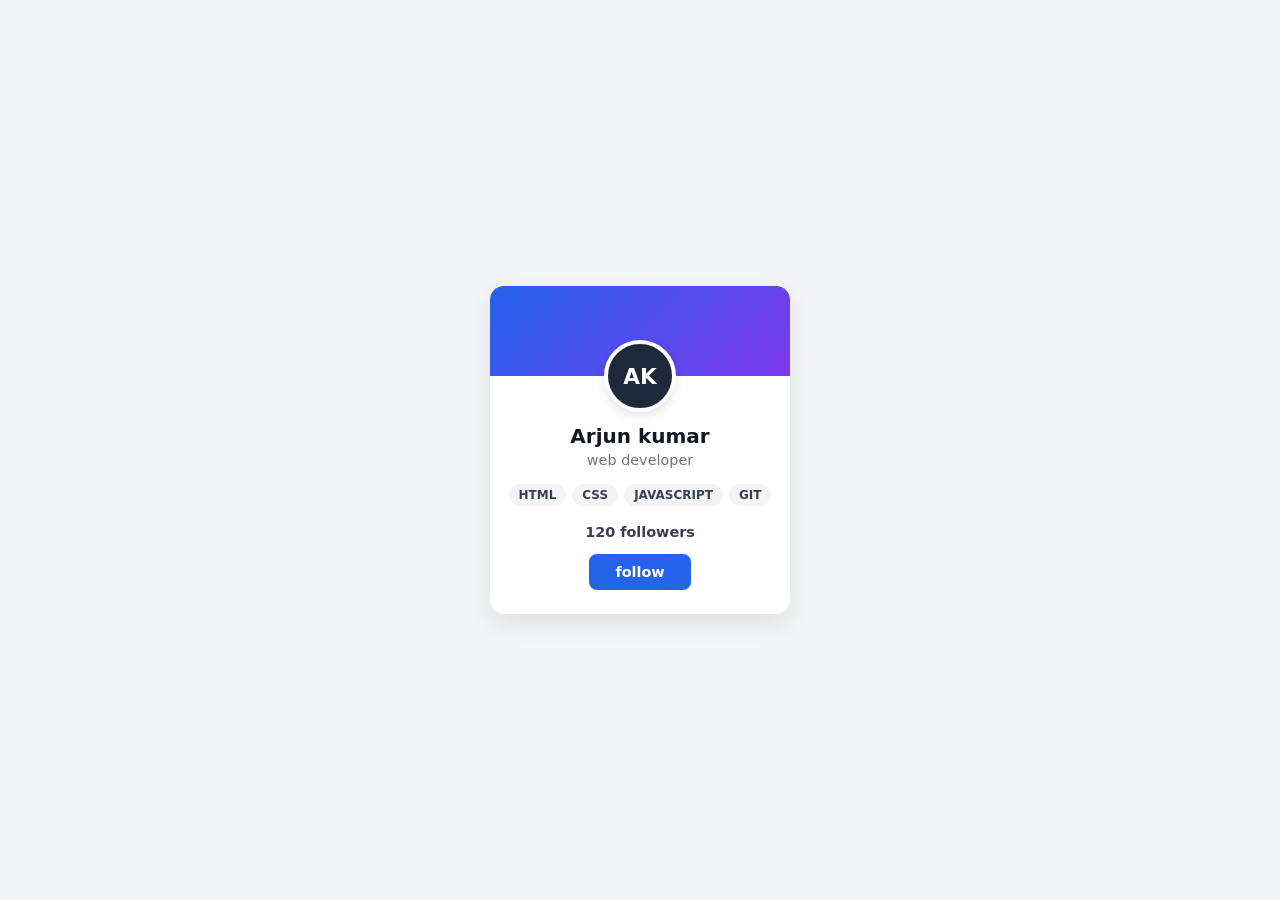
<file: Main/question one/index.html>
<!DOCTYPE html>
<html lang="en">
<head>
  <meta charset="UTF-8" />
  <meta name="viewport" content="width=device-width, initial-scale=1.0" />
  <title>Arjun Kumar - Profile Card</title>
  <link rel="stylesheet" href="style.css" />
</head>
<body>
  <div class="card">
    <div class="banner"></div>
    <div class="avatar">AK</div>
    <h2>Arjun kumar</h2>
    <p class="role">web developer</p>
    <ul class="skills">
      <li>HTML</li>
      <li>CSS</li>
      <li>JAVASCRIPT</li>
      <li>GIT</li>
    </ul>
    <p class="followers"><span id="follower-count">120</span> followers</p>
    <button type="button" id="follow-btn" class="follow-btn">follow</button>
  </div>

  <script src="script.js"></script>
</body>
</html>
</file>
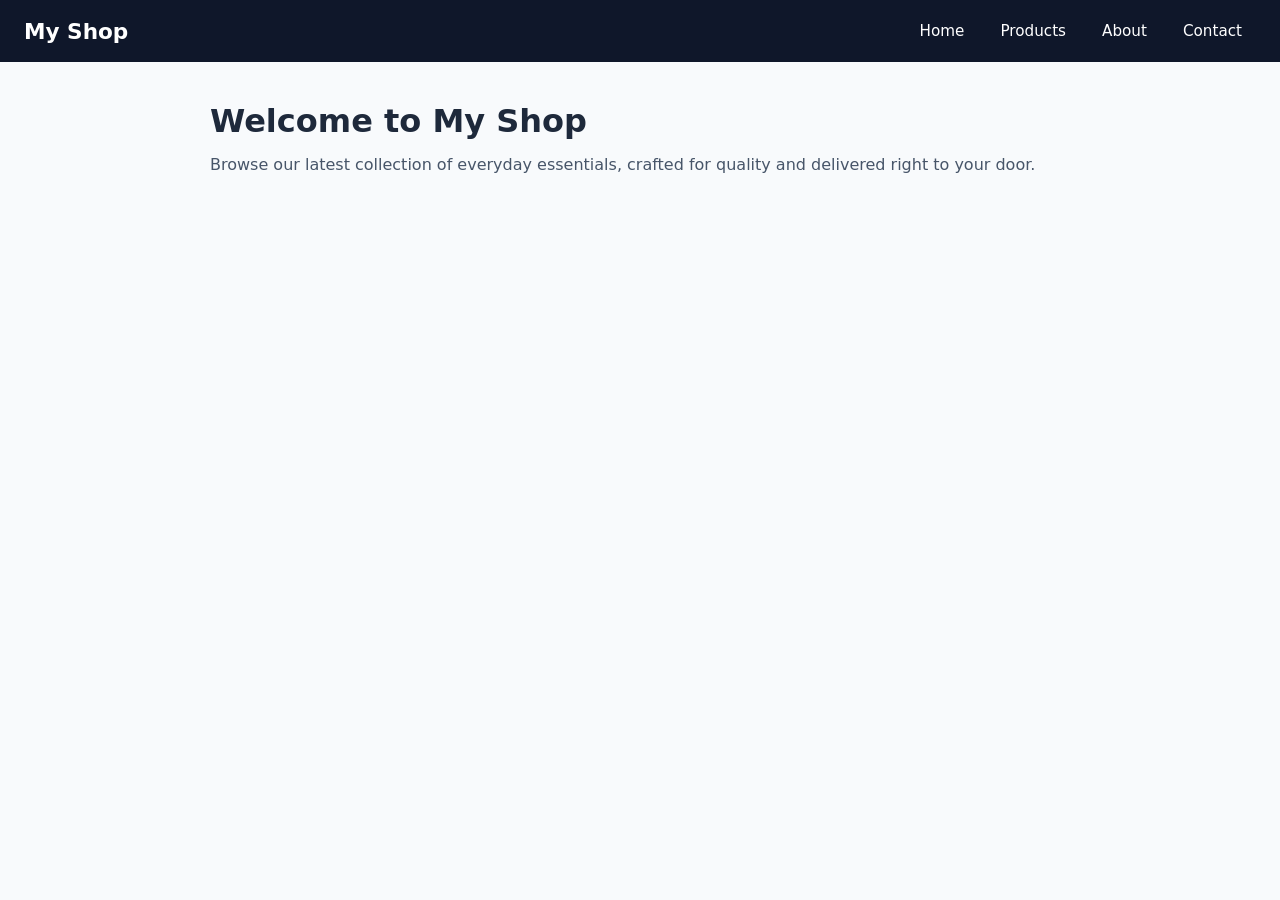
<file: Main/question two/index.html>
<!DOCTYPE html>
<html lang="en">
<head>
  <meta charset="UTF-8" />
  <meta name="viewport" content="width=device-width, initial-scale=1.0" />
  <title>My Shop</title>
  <link rel="stylesheet" href="style.css" />
</head>
<body>
  <header class="navbar">
    <div class="logo">My Shop</div>

    <button type="button" id="menu-btn" class="menu-btn" aria-label="Toggle menu">
      &#9776;
    </button>

    <nav id="nav-menu" class="nav-menu">
      <a href="#home">Home</a>
      <a href="#products">Products</a>
      <a href="#about">About</a>
      <a href="#contact">Contact</a>
    </nav>
  </header>

  <main class="main-content">
    <h1>Welcome to My Shop</h1>
    <p>
      Browse our latest collection of everyday essentials, crafted for quality and delivered right to your door.
    </p>
  </main>

  <script src="script.js"></script>
</body>
</html>
</file>
<file: Main/question one/style.css>
* {
  box-sizing: border-box;
  margin: 0;
  padding: 0;
  font-family: system-ui, -apple-system, BlinkMacSystemFont, "Segoe UI", Roboto, sans-serif;
}

body {
  min-height: 100vh;
  display: flex;
  align-items: center;
  justify-content: center;
  background-color: #f3f4f6;
}

.card {
  width: 300px;
  background-color: #ffffff;
  border-radius: 14px;
  box-shadow: 0 10px 25px rgba(0, 0, 0, 0.08);
  overflow: hidden;
  text-align: center;
  padding-bottom: 24px;
}

.banner {
  height: 90px;
  background: linear-gradient(135deg, #2563eb, #7c3aed);
}

.avatar {
  width: 72px;
  height: 72px;
  border-radius: 50%;
  background-color: #1e293b;
  color: #ffffff;
  font-weight: 700;
  font-size: 1.35rem;
  display: flex;
  align-items: center;
  justify-content: center;
  margin: -36px auto 12px;
  border: 4px solid #ffffff;
  box-shadow: 0 4px 10px rgba(0, 0, 0, 0.1);
}

h2 {
  font-size: 1.25rem;
  color: #111827;
  margin-bottom: 4px;
}

.role {
  font-size: 0.9rem;
  color: #6b7280;
  margin-bottom: 16px;
}

.skills {
  list-style: none;
  display: flex;
  flex-wrap: wrap;
  justify-content: center;
  gap: 6px;
  padding: 0 16px;
  margin-bottom: 18px;
}

.skills li {
  font-size: 0.75rem;
  font-weight: 600;
  color: #374151;
  background-color: #f3f4f6;
  padding: 4px 10px;
  border-radius: 999px;
}

.followers {
  font-size: 0.9rem;
  font-weight: 600;
  color: #374151;
  margin-bottom: 14px;
}

.follow-btn {
  background-color: #2563eb;
  color: #ffffff;
  border: 2px solid #2563eb;
  padding: 8px 24px;
  border-radius: 8px;
  font-size: 0.9rem;
  font-weight: 600;
  cursor: pointer;
  transition: all 0.2s ease;
}

.follow-btn.following {
  background-color: #ffffff;
  color: #2563eb;
  border-color: #2563eb;
}
</file>
<file: Main/question two/style.css>
* {
  box-sizing: border-box;
  margin: 0;
  padding: 0;
  font-family: system-ui, -apple-system, BlinkMacSystemFont, "Segoe UI", Roboto, sans-serif;
}

body {
  background-color: #f8fafc;
  color: #1e293b;
}

.navbar {
  background-color: #0f172a; /* Dark navy */
  color: #ffffff;
  display: flex;
  align-items: center;
  justify-content: space-between;
  padding: 14px 24px;
  position: relative;
}

.logo {
  font-size: 1.35rem;
  font-weight: 700;
}

.nav-menu {
  display: flex;
  align-items: center;
  gap: 8px;
}

.nav-menu a {
  color: #ffffff;
  text-decoration: none;
  padding: 8px 14px;
  border-radius: 6px;
  font-size: 0.95rem;
  transition: background-color 0.2s ease;
}

.nav-menu a:hover {
  background-color: #2563eb; /* Blue on hover */
}

/* Hidden on wide screens */
.menu-btn {
  display: none;
  background: transparent;
  border: none;
  color: #ffffff;
  font-size: 1.6rem;
  cursor: pointer;
}

.main-content {
  max-width: 900px;
  margin: 40px auto;
  padding: 0 20px;
}

.main-content h1 {
  margin-bottom: 12px;
  font-size: 2rem;
}

.main-content p {
  line-height: 1.6;
  color: #475569;
}

/* Narrow screens up to 600px */
@media (max-width: 600px) {
  .menu-btn {
    display: block;
  }

  .nav-menu {
    display: none;
    flex-direction: column;
    align-items: stretch;
    gap: 0;
    position: absolute;
    top: 100%;
    left: 0;
    width: 100%;
    background-color: #0f172a;
    border-top: 1px solid rgba(255, 255, 255, 0.1);
  }

  .nav-menu.open {
    display: flex;
  }

  .nav-menu a {
    padding: 12px 24px;
    border-radius: 0;
  }
}
</file>
